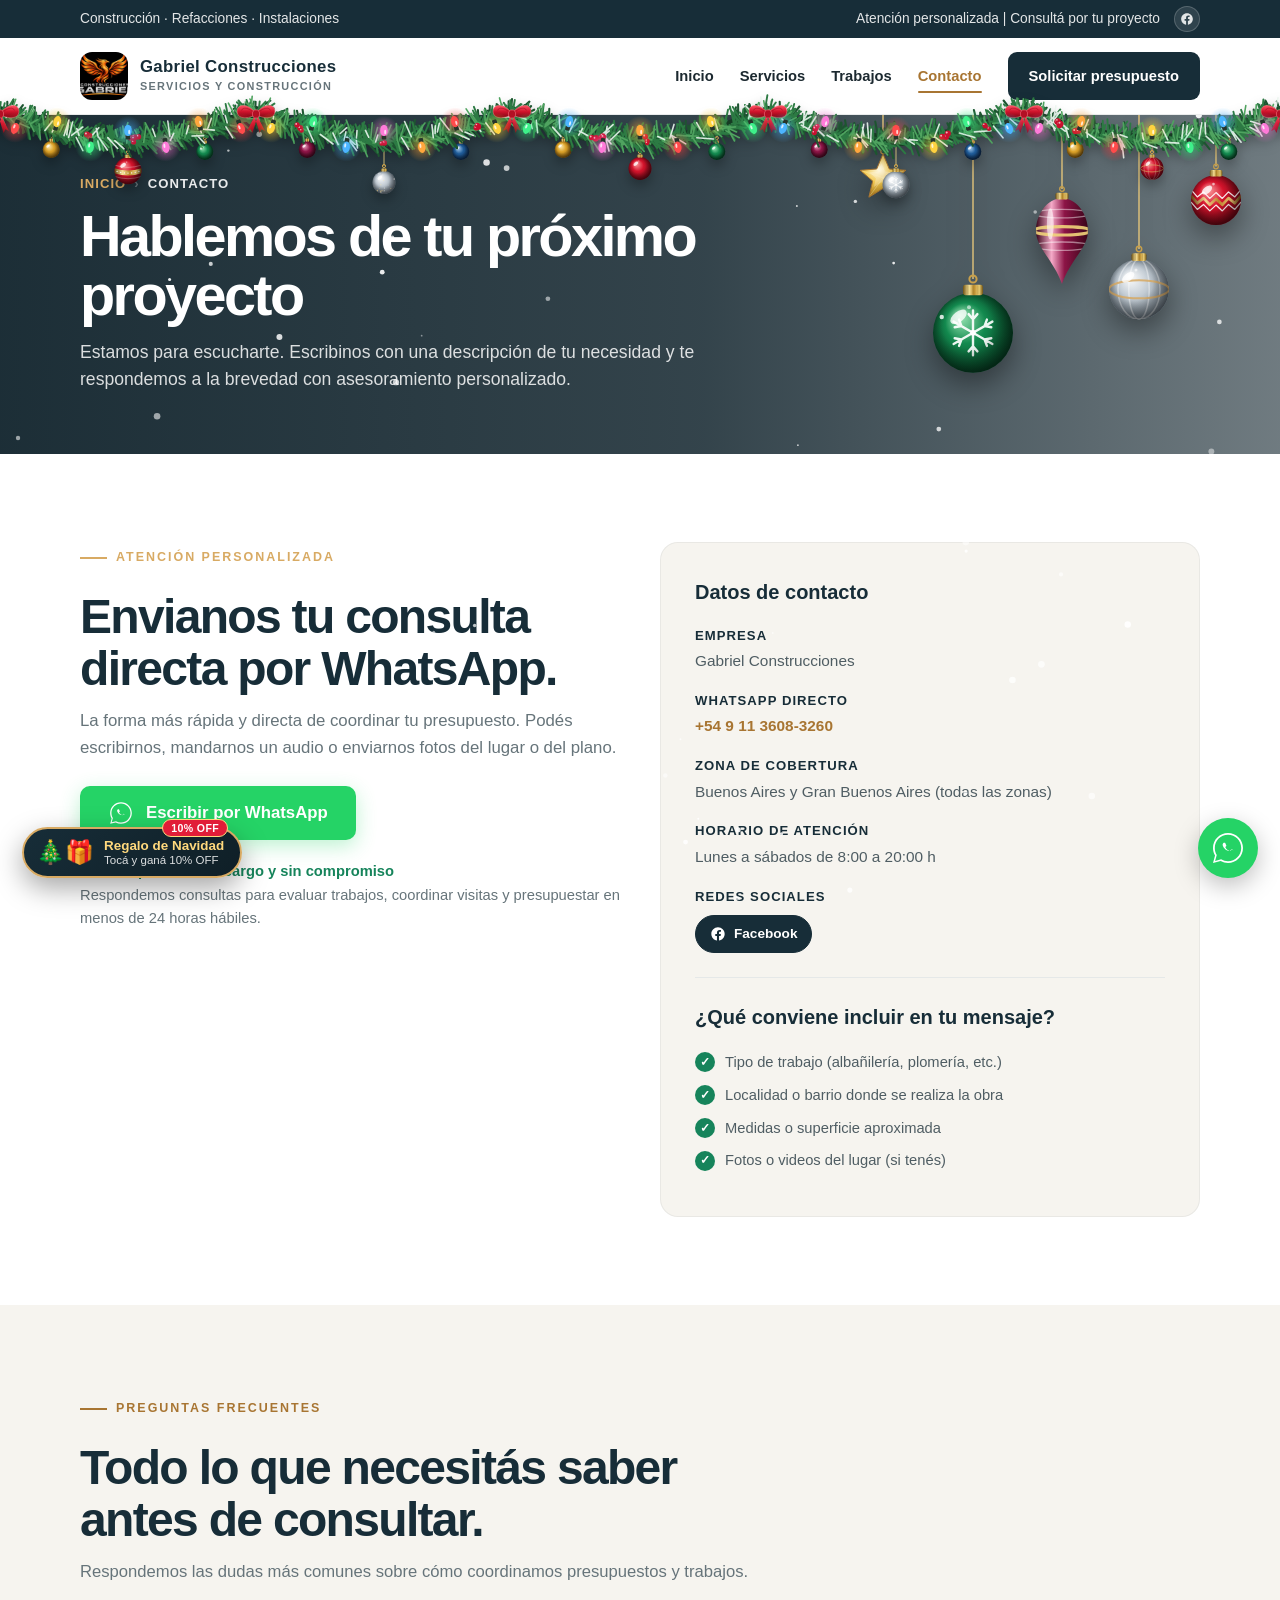
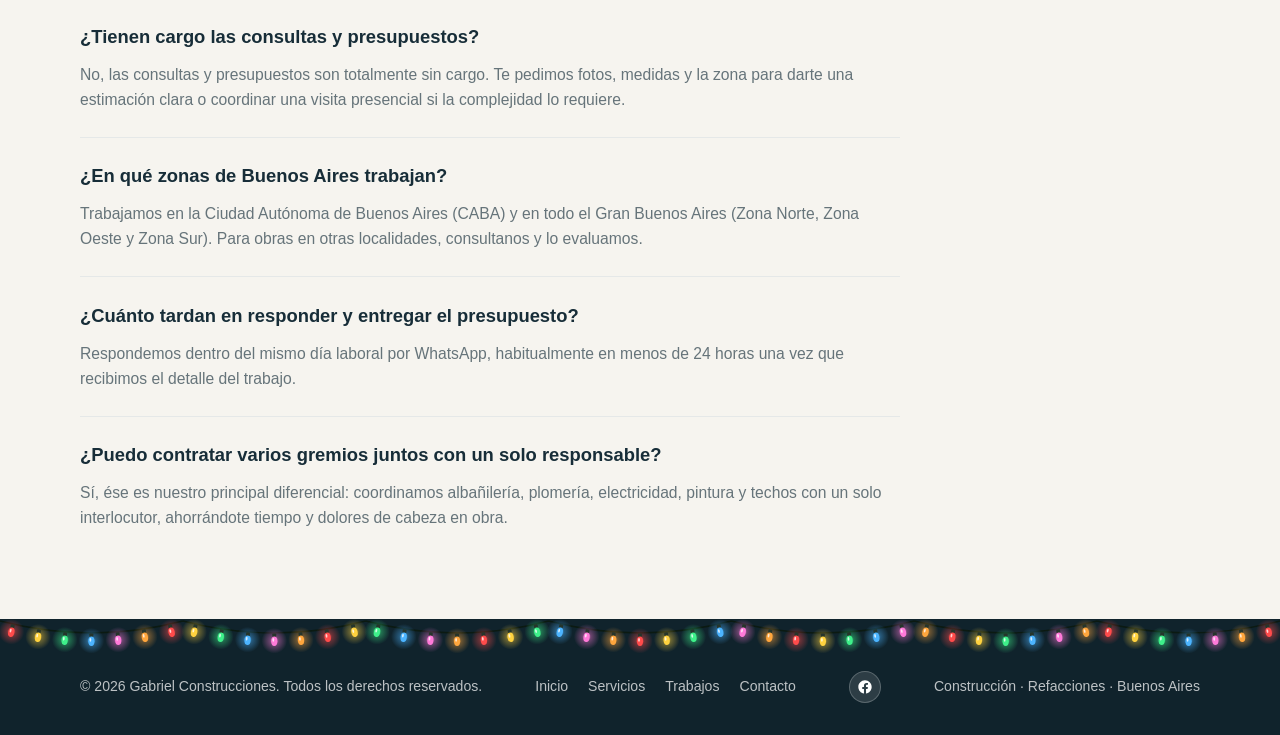
<file: contacto.html>
<!DOCTYPE html>
<html lang="es">
<head>
  <meta charset="UTF-8">
  <meta name="viewport" content="width=device-width, initial-scale=1.0">
  <title>Contacto | Solicitá tu Presupuesto – Gabriel Construcciones Buenos Aires</title>
  <meta name="description" content="Contactá a Gabriel Construcciones por WhatsApp al +54 9 11 3608-3260. Presupuestos sin cargo para obras, refacciones e instalaciones en Buenos Aires.">
  <meta name="theme-color" content="#172d38">
  <link rel="canonical" href="https://gabrielconstrucciones.com.ar/contacto.html">

  <!-- Open Graph -->
  <meta property="og:title" content="Contacto | Solicitá tu Presupuesto – Gabriel Construcciones">
  <meta property="og:description" content="Escribinos por WhatsApp y contanos tu proyecto. Presupuestos sin cargo en Buenos Aires y alrededores.">
  <meta property="og:type" content="website">
  <meta property="og:url" content="https://gabrielconstrucciones.com.ar/contacto.html">
  <meta property="og:image" content="https://images.unsplash.com/photo-1600607687939-ce8a6c25118c?auto=format&fit=crop&w=1200&q=85">
  <meta property="og:locale" content="es_AR">
  <meta property="og:site_name" content="Gabriel Construcciones">

  <!-- Schema.org ContactPage JSON-LD -->
  <script type="application/ld+json">
  {
    "@context": "https://schema.org",
    "@type": "ContactPage",
    "name": "Contacto – Gabriel Construcciones",
    "url": "https://gabrielconstrucciones.com.ar/contacto.html",
    "mainEntity": {
      "@type": "LocalBusiness",
      "name": "Gabriel Construcciones",
      "telephone": "+5491136083260",
      "url": "https://gabrielconstrucciones.com.ar",
      "address": {
        "@type": "PostalAddress",
        "addressLocality": "Buenos Aires",
        "addressRegion": "Buenos Aires",
        "addressCountry": "AR"
      },
      "openingHoursSpecification": [{
        "@type": "OpeningHoursSpecification",
        "dayOfWeek": ["Monday","Tuesday","Wednesday","Thursday","Friday","Saturday"],
        "opens": "08:00",
        "closes": "20:00"
      }],
      "contactPoint": {
        "@type": "ContactPoint",
        "contactType": "customer service",
        "telephone": "+5491136083260",
        "availableLanguage": "Spanish"
      }
    }
  }
  </script>

  <!-- Schema.org FAQPage JSON-LD -->
  <script type="application/ld+json">
  {
    "@context": "https://schema.org",
    "@type": "FAQPage",
    "mainEntity": [
      {
        "@type": "Question",
        "name": "¿Tienen cargo las consultas y presupuestos?",
        "acceptedAnswer": {
          "@type": "Answer",
          "text": "No, las consultas y presupuestos son completamente sin cargo ni compromiso. Te pedimos fotos, medidas y la zona para darte una estimación clara."
        }
      },
      {
        "@type": "Question",
        "name": "¿En qué zonas de Buenos Aires trabajan?",
        "acceptedAnswer": {
          "@type": "Answer",
          "text": "Trabajamos en la Ciudad Autónoma de Buenos Aires (CABA) y en todo el Gran Buenos Aires (Zona Norte, Zona Oeste y Zona Sur)."
        }
      },
      {
        "@type": "Question",
        "name": "¿Cuánto tardan en responder y entregar el presupuesto?",
        "acceptedAnswer": {
          "@type": "Answer",
          "text": "Respondemos los mensajes de WhatsApp dentro del mismo día laboral, habitualmente en menos de 24 horas."
        }
      },
      {
        "@type": "Question",
        "name": "¿Puedo contratar varios gremios juntos con un solo responsable?",
        "acceptedAnswer": {
          "@type": "Answer",
          "text": "Sí, justamente ése es nuestro principal valor: coordinamos albañilería, plomería, electricidad, pintura y techos con un único punto de contacto."
        }
      }
    ]
  }
  </script>

  <!-- CSS: styles.css (común) + contacto.css (específico) -->
  <link rel="stylesheet" href="css/styles.css">
  <link rel="stylesheet" href="css/contacto.css">
  <link rel="stylesheet" href="css/navidad.css">
</head>
<body>

  <!-- TOPBAR FIJA -->
  <div class="topbar">
    <div class="topbar-inner">
      <span>Construcción · Refacciones · Instalaciones</span>
      <span class="topbar-right-info">Atención personalizada | Consultá por tu proyecto
      <div class="social-links" aria-label="Redes sociales de Gabriel Construcciones">
        <!-- Facebook (activo) -->
        <a class="social-link" data-social="facebook" href="https://web.facebook.com/profile.php?id=61596193542571" target="_blank" rel="noopener noreferrer" aria-label="Seguinos en Facebook" title="Seguinos en Facebook">
          <svg viewBox="0 0 24 24" aria-hidden="true"><path d="M22 12c0-5.523-4.477-10-10-10S2 6.477 2 12c0 4.991 3.657 9.128 8.438 9.878v-6.987h-2.54V12h2.54V9.797c0-2.506 1.492-3.89 3.777-3.89 1.094 0 2.238.195 2.238.195v2.46h-1.26c-1.243 0-1.63.771-1.63 1.562V12h2.773l-.443 2.89h-2.33v6.988C18.343 21.128 22 16.991 22 12z"/></svg>
        </a>
        <!-- Instagram (oculto hasta cargar link en js/main.js) -->
        <a class="social-link is-hidden" data-social="instagram" href="#" hidden aria-label="Seguinos en Instagram" title="Seguinos en Instagram">
          <svg viewBox="0 0 24 24" aria-hidden="true"><path d="M12 2.163c3.204 0 3.584.012 4.85.07 3.252.148 4.771 1.691 4.919 4.919.058 1.265.069 1.645.069 4.849 0 3.205-.012 3.584-.069 4.849-.149 3.225-1.664 4.771-4.919 4.919-1.266.058-1.644.07-4.85.07-3.204 0-3.584-.012-4.849-.07-3.26-.149-4.771-1.699-4.919-4.92-.058-1.265-.07-1.644-.07-4.849 0-3.204.013-3.583.07-4.849.149-3.227 1.664-4.771 4.919-4.919 1.266-.057 1.645-.069 4.849-.069zm0-2.163c-3.259 0-3.667.014-4.947.072-4.358.2-6.78 2.618-6.98 6.98-.059 1.281-.073 1.689-.073 4.948 0 3.259.014 3.668.072 4.948.2 4.358 2.618 6.78 6.98 6.98 1.281.058 1.689.072 4.948.072 3.259 0 3.668-.014 4.948-.072 4.354-.2 6.782-2.618 6.979-6.98.059-1.28.073-1.689.073-4.948 0-3.259-.014-3.667-.072-4.947-.196-4.354-2.617-6.78-6.979-6.98-1.281-.059-1.69-.073-4.949-.073zm0 5.838a6.162 6.162 0 1 0 0 12.324 6.162 6.162 0 0 0 0-12.324zm0 10.162a4 4 0 1 1 0-8 4 4 0 0 1 0 8zm6.406-11.845a1.44 1.44 0 1 0 0 2.881 1.44 1.44 0 0 0 0-2.881z"/></svg>
        </a>
        <!-- TikTok (oculto hasta cargar link en js/main.js) -->
        <a class="social-link is-hidden" data-social="tiktok" href="#" hidden aria-label="Seguinos en TikTok" title="Seguinos en TikTok">
          <svg viewBox="0 0 24 24" aria-hidden="true"><path d="M19.59 6.69a4.83 4.83 0 0 1-3.77-4.25V2h-3.45v13.67a2.89 2.89 0 0 1-5.2 1.74 2.89 2.89 0 0 1 2.31-4.64 2.93 2.93 0 0 1 .88.13V9.4a6.84 6.84 0 0 0-1-.05A6.33 6.33 0 0 0 5 20.1a6.34 6.34 0 0 0 10.86-4.43v-7a8.16 8.16 0 0 0 4.77 1.52v-3.4a4.85 4.85 0 0 1-1-.1z"/></svg>
        </a>
        <!-- YouTube (oculto hasta cargar link en js/main.js) -->
        <a class="social-link is-hidden" data-social="youtube" href="#" hidden aria-label="Seguinos en YouTube" title="Seguinos en YouTube">
          <svg viewBox="0 0 24 24" aria-hidden="true"><path d="M23.498 6.186a3.016 3.016 0 0 0-2.122-2.136C19.505 3.545 12 3.545 12 3.545s-7.505 0-9.377.505A3.017 3.017 0 0 0 .502 6.186C0 8.07 0 12 0 12s0 3.93.502 5.814a3.016 3.016 0 0 0 2.122 2.136c1.871.505 9.376.505 9.376.505s7.505 0 9.377-.505a3.015 3.015 0 0 0 2.122-2.136C24 15.93 24 12 24 12s0-3.93-.502-5.814zM9.545 15.568V8.432L15.818 12l-6.273 3.568z"/></svg>
        </a>
      </div>      </span>
    </div>
  </div>

  <!-- HEADER / NAVBAR FIJA -->
  <header>
    <div class="container nav">
      <a class="brand" href="index.html" aria-label="Gabriel Construcciones – Inicio">
        <span class="brand-mark"><img src="img/New-logo.jpeg" alt="Logo Gabriel Construcciones"></span>
        <span class="brand-text">
          <span class="brand-title">Gabriel Construcciones</span>
          <span class="brand-subtitle">Servicios y construcción</span>
        </span>
      </a>
      <button class="nav-toggle" id="navToggle" aria-label="Abrir menú de navegación" aria-expanded="false">
        <span></span>
        <span></span>
        <span></span>
      </button>
      <nav class="nav-links" id="navLinks" aria-label="Navegación principal">
        <a href="index.html">Inicio</a>
        <a href="servicios.html">Servicios</a>
        <a href="trabajos.html">Trabajos</a>
        <a href="contacto.html" class="active" aria-current="page">Contacto</a>
        <a class="btn btn-dark whatsapp-link" href="#">Solicitar presupuesto</a>
      </nav>
    </div>
  </header>

  <main>

    <!-- ══ 1. PAGE HERO ══ -->
    <section class="page-hero" style="background-image: url('https://images.unsplash.com/photo-1600607687939-ce8a6c25118c?auto=format&fit=crop&w=2000&q=85');">
      <div class="container">
        <div class="breadcrumb" aria-label="Miga de pan">
          <a href="index.html">Inicio</a>
          <span class="breadcrumb-separator">›</span>
          <span class="breadcrumb-current">Contacto</span>
        </div>
        <h1>Hablemos de tu próximo proyecto</h1>
        <p>Estamos para escucharte. Escribinos con una descripción de tu necesidad y te respondemos a la brevedad con asesoramiento personalizado.</p>
      </div>
    </section>

    <!-- ══ 2. GRILLA PRINCIPAL DE CONTACTO ══ -->
    <section id="contacto">
      <div class="container contact-grid">

        <!-- Columna izquierda: llamado a la acción directo -->
        <div class="contact-intro">
          <span class="eyebrow">Atención personalizada</span>
          <h2>Envianos tu consulta directa por WhatsApp.</h2>
          <p>La forma más rápida y directa de coordinar tu presupuesto. Podés escribirnos, mandarnos un audio o enviarnos fotos del lugar o del plano.</p>

          <a class="btn-wa whatsapp-link" href="#" aria-label="Escribir por WhatsApp a Gabriel Construcciones">
            <svg viewBox="0 0 48 48" fill="none" xmlns="http://www.w3.org/2000/svg">
              <path d="M24 4C12.954 4 4 12.954 4 24c0 3.69.997 7.14 2.734 10.1L4 44l10.17-2.676A19.9 19.9 0 0 0 24 44c11.046 0 20-8.954 20-20S35.046 4 24 4z" fill="#ffffff"/>
              <path d="M24 6.4C14.274 6.4 6.4 14.274 6.4 24c0 3.448.955 6.676 2.616 9.432L6.8 41.2l7.98-2.158A17.55 17.55 0 0 0 24 41.6c9.726 0 17.6-7.874 17.6-17.6S33.726 6.4 24 6.4z" fill="#25d366"/>
              <path d="M31.6 27.44c-.394-.197-2.33-1.149-2.692-1.28-.362-.131-.625-.197-.888.197-.263.394-1.02 1.28-1.25 1.543-.23.263-.46.296-.854.099-.394-.197-1.663-.613-3.167-1.954-1.17-1.044-1.96-2.332-2.19-2.726-.23-.394-.025-.607.172-.803.177-.176.394-.46.591-.69.197-.23.263-.394.394-.657.131-.263.066-.493-.033-.69-.099-.197-.888-2.14-1.217-2.929-.32-.77-.645-.665-.888-.677-.23-.011-.493-.014-.756-.014s-.69.099-.952.493c-.263.394-1.02 1.015-1.02 2.46s1.054 2.858 1.2 3.055c.148.197 2.051 3.133 4.972 4.395.695.3 1.237.479 1.66.614.697.222 1.332.19 1.834.115.559-.084 1.723-.704 1.967-1.384.243-.68.243-1.264.17-1.384-.07-.12-.333-.197-.727-.394z" fill="#ffffff"/>
            </svg>
            <span>Escribir por WhatsApp</span>
          </a>

          <div class="contact-note">
            <span>✓ Presupuestos sin cargo y sin compromiso</span>
            Respondemos consultas para evaluar trabajos, coordinar visitas y presupuestar en menos de 24 horas hábiles.
          </div>
        </div>

        <!-- Columna derecha: tarjeta con datos -->
        <aside class="contact-card">
          <h3>Datos de contacto</h3>
          <div class="contact-item">
            <strong>Empresa</strong>
            Gabriel Construcciones
          </div>
          <div class="contact-item">
            <strong>WhatsApp directo</strong>
            <a class="whatsapp-link" href="#">+54 9 11 3608-3260</a>
          </div>
          <div class="contact-item">
            <strong>Zona de cobertura</strong>
            Buenos Aires y Gran Buenos Aires (todas las zonas)
          </div>
          <div class="contact-item">
            <strong>Horario de atención</strong>
            Lunes a sábados de 8:00 a 20:00 h
          </div>
          <div class="contact-item">
            <strong>Redes sociales</strong>
            <div class="contact-socials">
              <a class="social-link" data-social="facebook" href="https://web.facebook.com/profile.php?id=61596193542571" target="_blank" rel="noopener noreferrer">
                <svg viewBox="0 0 24 24" aria-hidden="true"><path d="M22 12c0-5.523-4.477-10-10-10S2 6.477 2 12c0 4.991 3.657 9.128 8.438 9.878v-6.987h-2.54V12h2.54V9.797c0-2.506 1.492-3.89 3.777-3.89 1.094 0 2.238.195 2.238.195v2.46h-1.26c-1.243 0-1.63.771-1.63 1.562V12h2.773l-.443 2.89h-2.33v6.988C18.343 21.128 22 16.991 22 12z"/></svg>
                <span>Facebook</span>
              </a>
              <a class="social-link is-hidden" data-social="instagram" href="#" hidden>
                <svg viewBox="0 0 24 24" aria-hidden="true"><path d="M12 2.163c3.204 0 3.584.012 4.85.07 3.252.148 4.771 1.691 4.919 4.919.058 1.265.069 1.645.069 4.849 0 3.205-.012 3.584-.069 4.849-.149 3.225-1.664 4.771-4.919 4.919-1.266.058-1.644.07-4.85.07-3.204 0-3.584-.012-4.849-.07-3.26-.149-4.771-1.699-4.919-4.92-.058-1.265-.07-1.644-.07-4.849 0-3.204.013-3.583.07-4.849.149-3.227 1.664-4.771 4.919-4.919 1.266-.057 1.645-.069 4.849-.069zm0-2.163c-3.259 0-3.667.014-4.947.072-4.358.2-6.78 2.618-6.98 6.98-.059 1.281-.073 1.689-.073 4.948 0 3.259.014 3.668.072 4.948.2 4.358 2.618 6.78 6.98 6.98 1.281.058 1.689.072 4.948.072 3.259 0 3.668-.014 4.948-.072 4.354-.2 6.782-2.618 6.979-6.98.059-1.28.073-1.689.073-4.948 0-3.259-.014-3.667-.072-4.947-.196-4.354-2.617-6.78-6.979-6.98-1.281-.059-1.69-.073-4.949-.073zm0 5.838a6.162 6.162 0 1 0 0 12.324 6.162 6.162 0 0 0 0-12.324zm0 10.162a4 4 0 1 1 0-8 4 4 0 0 1 0 8zm6.406-11.845a1.44 1.44 0 1 0 0 2.881 1.44 1.44 0 0 0 0-2.881z"/></svg>
                <span>Instagram</span>
              </a>
              <a class="social-link is-hidden" data-social="tiktok" href="#" hidden>
                <svg viewBox="0 0 24 24" aria-hidden="true"><path d="M19.59 6.69a4.83 4.83 0 0 1-3.77-4.25V2h-3.45v13.67a2.89 2.89 0 0 1-5.2 1.74 2.89 2.89 0 0 1 2.31-4.64 2.93 2.93 0 0 1 .88.13V9.4a6.84 6.84 0 0 0-1-.05A6.33 6.33 0 0 0 5 20.1a6.34 6.34 0 0 0 10.86-4.43v-7a8.16 8.16 0 0 0 4.77 1.52v-3.4a4.85 4.85 0 0 1-1-.1z"/></svg>
                <span>TikTok</span>
              </a>
              <a class="social-link is-hidden" data-social="youtube" href="#" hidden>
                <svg viewBox="0 0 24 24" aria-hidden="true"><path d="M23.498 6.186a3.016 3.016 0 0 0-2.122-2.136C19.505 3.545 12 3.545 12 3.545s-7.505 0-9.377.505A3.017 3.017 0 0 0 .502 6.186C0 8.07 0 12 0 12s0 3.93.502 5.814a3.016 3.016 0 0 0 2.122 2.136c1.871.505 9.376.505 9.376.505s7.505 0 9.377-.505a3.015 3.015 0 0 0 2.122-2.136C24 15.93 24 12 24 12s0-3.93-.502-5.814zM9.545 15.568V8.432L15.818 12l-6.273 3.568z"/></svg>
                <span>YouTube</span>
              </a>
            </div>
          </div>

          <hr class="contact-divider">

          <h3>¿Qué conviene incluir en tu mensaje?</h3>
          <ul class="tips-list">
            <li>Tipo de trabajo (albañilería, plomería, etc.)</li>
            <li>Localidad o barrio donde se realiza la obra</li>
            <li>Medidas o superficie aproximada</li>
            <li>Fotos o videos del lugar (si tenés)</li>
          </ul>
        </aside>

      </div>
    </section>

    <!-- ══ 3. SECCIÓN FAQ ══ -->
    <section class="section-soft" id="preguntas">
      <div class="container">
        <div class="section-heading">
          <span class="eyebrow">Preguntas frecuentes</span>
          <h2>Todo lo que necesitás saber antes de consultar.</h2>
          <p>Respondemos las dudas más comunes sobre cómo coordinamos presupuestos y trabajos.</p>
        </div>

        <div class="faq-list">
          <article class="faq-item">
            <h3 class="faq-q">¿Tienen cargo las consultas y presupuestos?</h3>
            <p class="faq-a">No, las consultas y presupuestos son totalmente sin cargo. Te pedimos fotos, medidas y la zona para darte una estimación clara o coordinar una visita presencial si la complejidad lo requiere.</p>
          </article>

          <article class="faq-item">
            <h3 class="faq-q">¿En qué zonas de Buenos Aires trabajan?</h3>
            <p class="faq-a">Trabajamos en la Ciudad Autónoma de Buenos Aires (CABA) y en todo el Gran Buenos Aires (Zona Norte, Zona Oeste y Zona Sur). Para obras en otras localidades, consultanos y lo evaluamos.</p>
          </article>

          <article class="faq-item">
            <h3 class="faq-q">¿Cuánto tardan en responder y entregar el presupuesto?</h3>
            <p class="faq-a">Respondemos dentro del mismo día laboral por WhatsApp, habitualmente en menos de 24 horas una vez que recibimos el detalle del trabajo.</p>
          </article>

          <article class="faq-item">
            <h3 class="faq-q">¿Puedo contratar varios gremios juntos con un solo responsable?</h3>
            <p class="faq-a">Sí, ése es nuestro principal diferencial: coordinamos albañilería, plomería, electricidad, pintura y techos con un solo interlocutor, ahorrándote tiempo y dolores de cabeza en obra.</p>
          </article>
        </div>
      </div>
    </section>

  </main>

  <!-- FOOTER -->
  <footer>
    <div class="container footer-inner">
      <span>© <span id="year"></span> Gabriel Construcciones. Todos los derechos reservados.</span>
      <div class="footer-links">
        <a href="index.html">Inicio</a>
        <a href="servicios.html">Servicios</a>
        <a href="trabajos.html">Trabajos</a>
        <a href="contacto.html">Contacto</a>
      </div>
            <div class="social-links" aria-label="Redes sociales de Gabriel Construcciones">
        <!-- Facebook (activo) -->
        <a class="social-link" data-social="facebook" href="https://web.facebook.com/profile.php?id=61596193542571" target="_blank" rel="noopener noreferrer" aria-label="Seguinos en Facebook" title="Seguinos en Facebook">
          <svg viewBox="0 0 24 24" aria-hidden="true"><path d="M22 12c0-5.523-4.477-10-10-10S2 6.477 2 12c0 4.991 3.657 9.128 8.438 9.878v-6.987h-2.54V12h2.54V9.797c0-2.506 1.492-3.89 3.777-3.89 1.094 0 2.238.195 2.238.195v2.46h-1.26c-1.243 0-1.63.771-1.63 1.562V12h2.773l-.443 2.89h-2.33v6.988C18.343 21.128 22 16.991 22 12z"/></svg>
        </a>
        <!-- Instagram (oculto hasta cargar link en js/main.js) -->
        <a class="social-link is-hidden" data-social="instagram" href="#" hidden aria-label="Seguinos en Instagram" title="Seguinos en Instagram">
          <svg viewBox="0 0 24 24" aria-hidden="true"><path d="M12 2.163c3.204 0 3.584.012 4.85.07 3.252.148 4.771 1.691 4.919 4.919.058 1.265.069 1.645.069 4.849 0 3.205-.012 3.584-.069 4.849-.149 3.225-1.664 4.771-4.919 4.919-1.266.058-1.644.07-4.85.07-3.204 0-3.584-.012-4.849-.07-3.26-.149-4.771-1.699-4.919-4.92-.058-1.265-.07-1.644-.07-4.849 0-3.204.013-3.583.07-4.849.149-3.227 1.664-4.771 4.919-4.919 1.266-.057 1.645-.069 4.849-.069zm0-2.163c-3.259 0-3.667.014-4.947.072-4.358.2-6.78 2.618-6.98 6.98-.059 1.281-.073 1.689-.073 4.948 0 3.259.014 3.668.072 4.948.2 4.358 2.618 6.78 6.98 6.98 1.281.058 1.689.072 4.948.072 3.259 0 3.668-.014 4.948-.072 4.354-.2 6.782-2.618 6.979-6.98.059-1.28.073-1.689.073-4.948 0-3.259-.014-3.667-.072-4.947-.196-4.354-2.617-6.78-6.979-6.98-1.281-.059-1.69-.073-4.949-.073zm0 5.838a6.162 6.162 0 1 0 0 12.324 6.162 6.162 0 0 0 0-12.324zm0 10.162a4 4 0 1 1 0-8 4 4 0 0 1 0 8zm6.406-11.845a1.44 1.44 0 1 0 0 2.881 1.44 1.44 0 0 0 0-2.881z"/></svg>
        </a>
        <!-- TikTok (oculto hasta cargar link en js/main.js) -->
        <a class="social-link is-hidden" data-social="tiktok" href="#" hidden aria-label="Seguinos en TikTok" title="Seguinos en TikTok">
          <svg viewBox="0 0 24 24" aria-hidden="true"><path d="M19.59 6.69a4.83 4.83 0 0 1-3.77-4.25V2h-3.45v13.67a2.89 2.89 0 0 1-5.2 1.74 2.89 2.89 0 0 1 2.31-4.64 2.93 2.93 0 0 1 .88.13V9.4a6.84 6.84 0 0 0-1-.05A6.33 6.33 0 0 0 5 20.1a6.34 6.34 0 0 0 10.86-4.43v-7a8.16 8.16 0 0 0 4.77 1.52v-3.4a4.85 4.85 0 0 1-1-.1z"/></svg>
        </a>
        <!-- YouTube (oculto hasta cargar link en js/main.js) -->
        <a class="social-link is-hidden" data-social="youtube" href="#" hidden aria-label="Seguinos en YouTube" title="Seguinos en YouTube">
          <svg viewBox="0 0 24 24" aria-hidden="true"><path d="M23.498 6.186a3.016 3.016 0 0 0-2.122-2.136C19.505 3.545 12 3.545 12 3.545s-7.505 0-9.377.505A3.017 3.017 0 0 0 .502 6.186C0 8.07 0 12 0 12s0 3.93.502 5.814a3.016 3.016 0 0 0 2.122 2.136c1.871.505 9.376.505 9.376.505s7.505 0 9.377-.505a3.015 3.015 0 0 0 2.122-2.136C24 15.93 24 12 24 12s0-3.93-.502-5.814zM9.545 15.568V8.432L15.818 12l-6.273 3.568z"/></svg>
        </a>
      </div>
      <span>Construcción · Refacciones · Buenos Aires</span>
    </div>
  </footer>

  <!-- WHATSAPP FLOTANTE -->
  <a class="whatsapp-float whatsapp-link" href="#" aria-label="Contactar a Gabriel Construcciones por WhatsApp" title="Escribinos por WhatsApp">
    <svg viewBox="0 0 48 48" fill="none" xmlns="http://www.w3.org/2000/svg">
      <path d="M24 4C12.954 4 4 12.954 4 24c0 3.69.997 7.14 2.734 10.1L4 44l10.17-2.676A19.9 19.9 0 0 0 24 44c11.046 0 20-8.954 20-20S35.046 4 24 4z" fill="#ffffff"/>
      <path d="M24 6.4C14.274 6.4 6.4 14.274 6.4 24c0 3.448.955 6.676 2.616 9.432L6.8 41.2l7.98-2.158A17.55 17.55 0 0 0 24 41.6c9.726 0 17.6-7.874 17.6-17.6S33.726 6.4 24 6.4z" fill="#25d366"/>
      <path d="M31.6 27.44c-.394-.197-2.33-1.149-2.692-1.28-.362-.131-.625-.197-.888.197-.263.394-1.02 1.28-1.25 1.543-.23.263-.46.296-.854.099-.394-.197-1.663-.613-3.167-1.954-1.17-1.044-1.96-2.332-2.19-2.726-.23-.394-.025-.607.172-.803.177-.176.394-.46.591-.69.197-.23.263-.394.394-.657.131-.263.066-.493-.033-.69-.099-.197-.888-2.14-1.217-2.929-.32-.77-.645-.665-.888-.677-.23-.011-.493-.014-.756-.014s-.69.099-.952.493c-.263.394-1.02 1.015-1.02 2.46s1.054 2.858 1.2 3.055c.148.197 2.051 3.133 4.972 4.395.695.3 1.237.479 1.66.614.697.222 1.332.19 1.834.115.559-.084 1.723-.704 1.967-1.384.243-.68.243-1.264.17-1.384-.07-.12-.333-.197-.727-.394z" fill="#ffffff"/>
    </svg>
  </a>

  <!-- JS DINÁMICO (Animaciones al hacer scroll y funcionalidades) -->
  <script src="js/main.js"></script>
  <script src="js/navidad.js"></script>
</body>
</html>
</file>
<file: css/styles.css>
/* ============================================================
   Gabriel Construcciones – Hoja de estilos principal
   styles.css  |  Base compartida: variables, layout, navbar,
                 footer, botones y utilidades.
   ============================================================ */

/* ── VARIABLES ─────────────────────────────────────────────── */
:root {
  --navy:          #172d38;
  --navy-2:        #203d49;
  --gold:          #d8aa63;
  --gold-dark:     #a87532;
  --cream:         #f6f4ef;
  --paper:         #ffffff;
  --ink:           #1c2930;
  --muted:         #66747a;
  --green:         #16845b;
  --wa-green:      #25d366;
  --line:          #e5e8e8;
  --radius:        18px;
  --shadow:        0 16px 45px rgba(20, 39, 48, .10);
  --topbar-height: 38px;
  --navbar-height: 76px;
}

/* ── RESET & BASE ───────────────────────────────────────────── */
*, *::before, *::after { box-sizing: border-box; }
html { scroll-behavior: smooth; }
body {
  margin: 0;
  padding-top: calc(var(--topbar-height) + var(--navbar-height));
  color: var(--ink);
  background: var(--paper);
  font-family: Arial, Helvetica, sans-serif;
  line-height: 1.55;
  -webkit-font-smoothing: antialiased;
}
a { color: inherit; text-decoration: none; }
img { max-width: 100%; display: block; }
ul, ol { padding: 0; margin: 0; list-style: none; }

/* ── CONTENEDOR ─────────────────────────────────────────────── */
.container {
  width: min(1120px, calc(100% - 40px));
  margin: 0 auto;
}

/* ── TOPBAR FIJA ────────────────────────────────────────────── */
.topbar {
  position: fixed;
  top: 0;
  left: 0;
  right: 0;
  z-index: 40;
  background: var(--navy);
  color: #fff;
  font-size: .86rem;
  min-height: var(--topbar-height);
  display: flex;
  align-items: center;
}
.topbar-inner {
  width: min(1120px, calc(100% - 40px));
  margin: 0 auto;
  min-height: var(--topbar-height);
  display: flex;
  justify-content: space-between;
  align-items: center;
  gap: 16px;
}
.topbar span { opacity: .88; }
.topbar-right-info {
  opacity: .92;
  display: inline-flex;
  align-items: center;
  gap: 14px;
}

/* ── ICONOS DE REDES SOCIALES (topbar, footer y contacto) ───── */
.social-links {
  display: inline-flex;
  align-items: center;
  gap: 8px;
}
.social-link {
  width: 32px;
  height: 32px;
  border-radius: 50%;
  display: inline-flex;
  align-items: center;
  justify-content: center;
  background: rgba(255, 255, 255, 0.12);
  border: 1px solid rgba(255, 255, 255, 0.22);
  color: #ffffff;
  transition: transform 0.2s ease, background 0.2s ease, border-color 0.2s ease, color 0.2s ease;
}
.social-link svg {
  width: 16px;
  height: 16px;
  fill: currentColor;
  display: block;
}
.social-link:hover {
  transform: translateY(-2px);
  background: var(--gold);
  border-color: var(--gold);
  color: var(--navy);
}
.social-link[data-social="facebook"]:hover {
  background: #1877f2;
  border-color: #1877f2;
  color: #ffffff;
}
.topbar .social-link {
  width: 26px;
  height: 26px;
}
.topbar .social-link svg {
  width: 14px;
  height: 14px;
}
.social-link[hidden],
.social-link.is-hidden {
  display: none !important;
}
.contact-socials {
  display: flex;
  flex-wrap: wrap;
  gap: 10px;
  margin-top: 8px;
}
.contact-socials .social-link {
  width: auto;
  height: 38px;
  padding: 0 14px;
  border-radius: 999px;
  gap: 8px;
  background: var(--navy);
  border-color: var(--navy);
  color: #fff;
  font-size: 0.85rem;
  font-weight: 700;
}
.contact-socials .social-link:hover {
  background: #1877f2;
  border-color: #1877f2;
  color: #fff;
}

/* ── HEADER / NAVBAR FIJA ───────────────────────────────────── */
header {
  position: fixed;
  top: var(--topbar-height);
  left: 0;
  right: 0;
  z-index: 39;
  background: rgba(255, 255, 255, .97);
  border-bottom: 1px solid rgba(20, 39, 48, .08);
  backdrop-filter: blur(12px);
  -webkit-backdrop-filter: blur(12px);
}
.nav {
  min-height: var(--navbar-height);
  display: flex;
  justify-content: space-between;
  align-items: center;
  gap: 24px;
}

/* ── MARCA / LOGO ───────────────────────────────────────────── */
.brand {
  display: flex;
  align-items: center;
  gap: 12px;
  font-weight: 800;
  letter-spacing: .02em;
  color: var(--navy);
  text-decoration: none;
}
.brand:hover { color: var(--navy); }
.brand-mark {
  flex-shrink: 0;
  width: 48px;
  height: 48px;
  display: flex;
  align-items: center;
  justify-content: center;
  border-radius: 12px;
  overflow: hidden;
  background: transparent;
}
.brand-mark img {
  width: 100%;
  height: 100%;
  object-fit: cover;
  display: block;
}
.brand-text {
  display: flex;
  flex-direction: column;
}
.brand-title {
  display: block;
  font-size: 1.05rem;
  font-weight: 800;
  line-height: 1.15;
  color: var(--navy);
}
.brand-subtitle {
  display: block;
  color: var(--muted);
  font-size: .68rem;
  font-weight: 600;
  letter-spacing: .12em;
  text-transform: uppercase;
  margin-top: 2px;
}

/* ── NAVEGACIÓN ─────────────────────────────────────────────── */
.nav-links {
  display: flex;
  align-items: center;
  gap: 26px;
  font-size: .92rem;
  font-weight: 700;
}
.nav-links a:not(.btn) {
  color: var(--ink);
  transition: color .18s ease;
  position: relative;
  padding: 6px 0;
}
.nav-links a:not(.btn):hover,
.nav-links a:not(.btn).active,
.nav-links a:not(.btn)[aria-current="page"] {
  color: var(--gold-dark);
}
.nav-links a:not(.btn).active::after,
.nav-links a:not(.btn)[aria-current="page"]::after {
  content: "";
  position: absolute;
  left: 0;
  right: 0;
  bottom: 0;
  height: 2px;
  background: var(--gold-dark);
  border-radius: 2px;
}

/* ── BOTONES ────────────────────────────────────────────────── */
.btn {
  display: inline-flex;
  justify-content: center;
  align-items: center;
  gap: 9px;
  min-height: 48px;
  padding: 0 21px;
  border: 0;
  border-radius: 9px;
  background: var(--gold);
  color: var(--navy);
  font-weight: 800;
  font-size: .92rem;
  cursor: pointer;
  text-decoration: none;
  transition: transform .18s ease, filter .18s ease;
  white-space: nowrap;
}
.btn:hover {
  transform: translateY(-2px);
  filter: brightness(1.04);
}
.btn-dark {
  background: var(--navy);
  color: #fff;
}
.btn-dark:hover {
  background: var(--navy-2);
  color: #fff;
}
.btn-outline {
  border: 1px solid rgba(255, 255, 255, .42);
  color: #fff;
  background: transparent;
}
.btn-outline:hover {
  background: rgba(255, 255, 255, .1);
  color: #fff;
}

/* ── EYEBROW & TIPOGRAFÍA COMÚN ─────────────────────────────── */
.eyebrow {
  display: inline-flex;
  align-items: center;
  gap: 9px;
  color: var(--gold);
  font-size: .78rem;
  font-weight: 800;
  letter-spacing: .16em;
  text-transform: uppercase;
  margin: 0 0 10px;
}
.eyebrow::before {
  content: "";
  width: 27px;
  height: 2px;
  background: currentColor;
  flex-shrink: 0;
}
.section-heading {
  max-width: 690px;
  margin-bottom: 38px;
}
.section-heading .eyebrow {
  color: var(--gold-dark);
}
.section-heading p {
  color: var(--muted);
  margin: 0;
  font-size: 1.04rem;
}

h1 {
  margin: 20px 0 18px;
  max-width: 680px;
  font-size: clamp(2.5rem, 6vw, 4.8rem);
  line-height: 1.03;
  letter-spacing: -.045em;
}
h2 {
  margin: 13px 0 12px;
  color: var(--navy);
  font-size: clamp(2rem, 4vw, 3rem);
  line-height: 1.1;
  letter-spacing: -.035em;
}
h3 {
  color: var(--navy);
}

/* ── SECCIONES BASE ─────────────────────────────────────────── */
section {
  padding: 88px 0;
}
.section-soft {
  background: var(--cream);
}

/* ── PAGE HERO (para páginas secundarias) ────────────────────── */
.page-hero {
  position: relative;
  min-height: 340px;
  display: flex;
  align-items: center;
  color: #fff;
  background-size: cover;
  background-position: center;
  padding: 60px 0;
}
.page-hero::before {
  content: "";
  position: absolute;
  inset: 0;
  background: linear-gradient(90deg, rgba(16,35,44,.95) 0%, rgba(16,35,44,.85) 55%, rgba(16,35,44,.60) 100%);
  z-index: 1;
}
.page-hero .container {
  position: relative;
  z-index: 2;
  max-width: 760px;
  margin-left: max(20px, calc((100% - 1120px) / 2));
}
.page-hero h1 {
  font-size: clamp(2.2rem, 5vw, 3.6rem);
  margin: 12px 0 14px;
}
.page-hero p {
  font-size: 1.1rem;
  color: rgba(255, 255, 255, .84);
  margin: 0;
  max-width: 620px;
}

/* ── BREADCRUMB ─────────────────────────────────────────────── */
.breadcrumb {
  display: flex;
  align-items: center;
  gap: 8px;
  font-size: .82rem;
  font-weight: 700;
  letter-spacing: .08em;
  text-transform: uppercase;
  color: rgba(255, 255, 255, .65);
  margin-bottom: 8px;
}
.breadcrumb a {
  color: var(--gold);
  transition: opacity .18s;
}
.breadcrumb a:hover { opacity: .8; }
.breadcrumb-separator { opacity: .5; }
.breadcrumb-current { color: rgba(255, 255, 255, .9); }

/* ── CTA BAND (compartido) ──────────────────────────────────── */
.cta-band {
  padding: 58px 0;
  color: #fff;
  background: var(--navy);
}
.cta-inner {
  display: flex;
  justify-content: space-between;
  align-items: center;
  gap: 30px;
}
.cta-inner h2 {
  color: #fff;
  margin: 0 0 10px;
}
.cta-inner p {
  margin: 0;
  color: rgba(255, 255, 255, .72);
}

/* ── FOOTER (compartido) ────────────────────────────────────── */
footer {
  padding: 32px 0;
  background: #10232c;
  color: rgba(255, 255, 255, .72);
  font-size: .88rem;
}
.footer-inner {
  display: flex;
  justify-content: space-between;
  align-items: center;
  gap: 20px;
  flex-wrap: wrap;
}
.footer-links {
  display: flex;
  gap: 20px;
  align-items: center;
}
.footer-links a {
  color: rgba(255, 255, 255, .72);
  transition: color .18s;
}
.footer-links a:hover {
  color: var(--gold);
}

/* ── BOTÓN FLOTANTE WHATSAPP (compartido) ────────────────────── */
.whatsapp-float {
  position: fixed;
  right: 22px;
  bottom: 22px;
  z-index: 50;
  width: 60px;
  height: 60px;
  display: grid;
  place-items: center;
  border-radius: 50%;
  background: var(--wa-green);
  box-shadow: 0 8px 25px rgba(0, 0, 0, .25);
  transition: transform .2s ease, box-shadow .2s ease;
  text-decoration: none;
}
.whatsapp-float:hover {
  transform: scale(1.08);
  box-shadow: 0 12px 30px rgba(0, 0, 0, .32);
}
.whatsapp-float svg {
  width: 36px;
  height: 36px;
  display: block;
}

/* ── HEADER CON SOMBRA AL HACER SCROLL ──────────────────────── */
header.header-scrolled {
  box-shadow: 0 10px 30px rgba(20, 39, 48, 0.08);
  background: rgba(255, 255, 255, 0.98);
}

/* ── ANIMACIONES AL HACER SCROLL (JS REVEAL) ────────────────── */
.reveal-on-scroll {
  opacity: 0;
  transform: translateY(32px);
  transition: opacity 0.7s cubic-bezier(0.16, 1, 0.3, 1), transform 0.7s cubic-bezier(0.16, 1, 0.3, 1);
  will-change: opacity, transform;
}

.reveal-on-scroll.is-visible {
  opacity: 1;
  transform: translateY(0);
}

/* Transición suave para elementos con interacción */
.service-card, .work-card, .step {
  transition: transform 0.3s cubic-bezier(0.16, 1, 0.3, 1), box-shadow 0.3s ease;
}

/* ── BOTÓN MENÚ HAMBURGUESA (MÓVIL) ─────────────────────────── */
.nav-toggle {
  display: none;
  background: transparent;
  border: none;
  cursor: pointer;
  padding: 8px;
  width: 44px;
  height: 44px;
  flex-direction: column;
  justify-content: center;
  align-items: center;
  gap: 5px;
  z-index: 50;
}
.nav-toggle span {
  display: block;
  width: 26px;
  height: 2.5px;
  background: var(--navy);
  border-radius: 2px;
  transition: transform 0.3s ease, opacity 0.3s ease, background-color 0.3s ease;
}
.nav-toggle.is-active span:nth-child(1) {
  transform: translateY(7.5px) rotate(45deg);
}
.nav-toggle.is-active span:nth-child(2) {
  opacity: 0;
}
.nav-toggle.is-active span:nth-child(3) {
  transform: translateY(-7.5px) rotate(-45deg);
}

/* ── OVERLAY OSCURO PARA MENÚ MÓVIL ─────────────────────────── */
.nav-overlay {
  display: none;
  position: fixed;
  inset: 0;
  background: rgba(16, 35, 44, 0.6);
  backdrop-filter: blur(4px);
  z-index: 35;
  opacity: 0;
  transition: opacity 0.3s ease;
}
.nav-overlay.is-active {
  display: block;
  opacity: 1;
}

/* ── RESPONSIVE BASE (900px & 650px) ────────────────────────── */
@media (max-width: 900px) {
  .nav-toggle {
    display: flex;
  }
  .nav-links {
    position: fixed;
    top: calc(var(--topbar-height) + var(--navbar-height));
    right: 0;
    width: 280px;
    height: calc(100vh - (var(--topbar-height) + var(--navbar-height)));
    background: #ffffff;
    flex-direction: column;
    align-items: flex-start;
    padding: 30px 24px;
    gap: 20px;
    box-shadow: -10px 0 30px rgba(0, 0, 0, 0.1);
    transform: translateX(100%);
    transition: transform 0.35s cubic-bezier(0.16, 1, 0.3, 1);
    z-index: 45;
  }
  .nav-links.is-open {
    transform: translateX(0);
  }
  .nav-links a:not(.btn) {
    display: block;
    font-size: 1.15rem;
    width: 100%;
    padding: 10px 0;
    border-bottom: 1px solid var(--line);
  }
  .nav-links .btn {
    width: 100%;
    margin-top: 10px;
  }
}

@media (max-width: 650px) {
  body { padding-top: calc(var(--topbar-height) + 66px); }
  .container { width: min(100% - 30px, 1120px); }
  .topbar-inner { justify-content: center; text-align: center; }
  .topbar-right-info { display: none; }
  .nav { min-height: 66px; }
  .nav-links {
    top: calc(var(--topbar-height) + 66px);
    height: calc(100vh - (var(--topbar-height) + 66px));
  }
  .page-hero { min-height: 280px; padding: 40px 0; }
  section { padding: 66px 0; }
  .cta-inner { align-items: flex-start; flex-direction: column; }
  .footer-inner { flex-direction: column; align-items: flex-start; gap: 14px; }
  .whatsapp-float { width: 54px; height: 54px; right: 15px; bottom: 15px; }
  .whatsapp-float svg { width: 32px; height: 32px; }
}
</file>
<file: css/contacto.css>
/* ============================================================
   Gabriel Construcciones – Estilos específicos de Contacto
   contacto.css
   ============================================================ */

/* ── GRID DE CONTACTO (2 columnas) ──────────────────────────── */
.contact-grid {
  display: grid;
  grid-template-columns: 1fr 1fr;
  gap: 40px;
  align-items: start;
}

.contact-intro p {
  color: var(--muted);
  font-size: 1.05rem;
  line-height: 1.6;
  margin: 0 0 24px;
}

/* ── BOTÓN WHATSAPP GRANDE DE CONTACTO ──────────────────────── */
.btn-wa {
  display: inline-flex;
  align-items: center;
  justify-content: center;
  gap: 12px;
  background: var(--wa-green);
  color: #fff;
  font-weight: 800;
  font-size: 1.05rem;
  padding: 0 28px;
  min-height: 54px;
  border-radius: 10px;
  box-shadow: 0 6px 20px rgba(37, 211, 102, .3);
  transition: transform .18s ease, filter .18s ease, box-shadow .18s ease;
  text-decoration: none;
}
.btn-wa:hover {
  transform: translateY(-2px);
  filter: brightness(1.06);
  box-shadow: 0 10px 25px rgba(37, 211, 102, .4);
}
.btn-wa svg {
  width: 26px;
  height: 26px;
  flex-shrink: 0;
}

.contact-note {
  margin-top: 20px;
  color: var(--muted);
  font-size: .92rem;
  line-height: 1.6;
}
.contact-note span {
  display: block;
  margin-top: 4px;
  color: var(--green);
  font-weight: 700;
}

/* ── TARJETA DE DATOS (DERECHA) ─────────────────────────────── */
.contact-card {
  padding: 34px;
  border-radius: var(--radius);
  background: var(--cream);
  border: 1px solid rgba(20, 39, 48, .06);
}
.contact-card h3 {
  color: var(--navy);
  margin: 0 0 18px;
  font-size: 1.25rem;
}
.contact-item {
  margin: 18px 0;
  color: #4f5d63;
  font-size: .96rem;
}
.contact-item strong {
  display: block;
  color: var(--navy);
  font-size: .82rem;
  letter-spacing: .08em;
  text-transform: uppercase;
  margin-bottom: 3px;
  font-weight: 800;
}
.contact-item a {
  color: var(--gold-dark);
  font-weight: 800;
  transition: opacity .18s;
}
.contact-item a:hover {
  opacity: .8;
}

.contact-divider {
  border: none;
  border-top: 1px solid var(--line);
  margin: 24px 0;
}

/* ── LISTA DE QUÉ INCLUIR EN LA CONSULTA ────────────────────── */
.tips-list {
  list-style: none;
  padding: 0;
  margin: 16px 0 0;
}
.tips-list li {
  display: flex;
  gap: 10px;
  margin: 10px 0;
  color: #4f5d63;
  font-size: .92rem;
  align-items: center;
}
.tips-list li::before {
  content: "✓";
  flex: 0 0 20px;
  height: 20px;
  display: grid;
  place-items: center;
  border-radius: 50%;
  color: #fff;
  background: var(--green);
  font-size: .75rem;
  font-weight: 900;
}

/* ── SECCIÓN FAQ ────────────────────────────────────────────── */
.faq-list {
  max-width: 820px;
  margin-top: 20px;
}
.faq-item {
  border-bottom: 1px solid var(--line);
  padding: 24px 0;
}
.faq-item:first-child {
  padding-top: 0;
}
.faq-item:last-child {
  border-bottom: none;
  padding-bottom: 0;
}
.faq-q {
  color: var(--navy);
  margin: 0 0 10px;
  font-size: 1.15rem;
  font-weight: 800;
}
.faq-a {
  color: var(--muted);
  margin: 0;
  font-size: .98rem;
  line-height: 1.65;
}

/* ── RESPONSIVE ESPECÍFICO DE CONTACTO ──────────────────────── */
@media (max-width: 768px) {
  .contact-grid {
    grid-template-columns: 1fr;
    gap: 30px;
  }
  .contact-card {
    padding: 24px;
  }
}
</file>
<file: css/navidad.css>
/* ============================================================
   Gabriel Construcciones – Decoración navideña + Arbolito & Regalos
   navidad.css  |  Estilos de los adornos generados por js/navidad.js
   ============================================================ */

.xmas-deco {
  pointer-events: none;
  line-height: 0;
}
.xmas-deco svg {
  display: block;
  overflow: visible;
}

/* ── Guirnalda bajo el menú (acompaña al header fijo) ───────── */
.xmas-garland {
  position: absolute;
  left: 0;
  right: 0;
  top: calc(100% - 8px);
  z-index: 1;
  filter: drop-shadow(0 6px 6px rgba(0, 0, 0, .28));
}

/* ── Adornos colgantes del hero ─────────────────────────────── */
.xmas-on .hero {
  position: relative;
  overflow: hidden;
}
.xmas-on .hero > .container {
  position: relative;
  z-index: 2;
}
.xmas-on .page-hero {
  overflow: hidden;
}
.xmas-hangers {
  position: absolute;
  inset: 0;
  z-index: 1;
}
.xmas-hang {
  position: absolute;
  top: 0;
  transform-origin: 50% 0;
  animation: xmasSwing var(--d, 3.5s) ease-in-out var(--del, 0s) infinite alternate;
  filter: drop-shadow(0 12px 14px rgba(0, 0, 0, .38));
  will-change: transform;
}

/* ── Píldora de urgencia y promo en el Hero ─────────────────── */
.hero-promo-pill {
  display: inline-flex;
  align-items: center;
  gap: 10px;
  background: rgba(208, 20, 44, 0.92);
  color: #fff;
  padding: 8px 16px;
  border-radius: 999px;
  font-size: 0.85rem;
  font-weight: 700;
  margin-bottom: 14px;
  border: 1px solid rgba(255, 226, 148, 0.55);
  box-shadow: 0 8px 24px rgba(208, 20, 44, 0.35);
  backdrop-filter: blur(6px);
}
.hero-promo-pill strong {
  color: #ffe58f;
}
.hero-promo-pill a {
  color: #ffe58f;
  text-decoration: underline;
  font-weight: 800;
  margin-left: 4px;
}

/* ══════════════════════════════════════════════════════════════
   SECCIÓN ESPECIAL: ARBOLITO DE NAVIDAD + REGALOS INTERACTIVOS
   ══════════════════════════════════════════════════════════════ */
.xmas-tree-section {
  position: relative;
  background: radial-gradient(circle at 72% 42%, #23495a 0%, #142a35 55%, #0d1d25 100%);
  color: #fff;
  padding: 78px 0 84px;
  overflow: hidden;
  border-top: 3px solid rgba(216, 170, 99, 0.45);
  border-bottom: 3px solid rgba(216, 170, 99, 0.45);
}
.xmas-tree-section::before {
  content: "";
  position: absolute;
  inset: 0;
  background:
    radial-gradient(circle at 20% 20%, rgba(216, 170, 99, 0.12) 0%, transparent 45%),
    radial-gradient(circle at 80% 75%, rgba(208, 20, 44, 0.14) 0%, transparent 50%);
  pointer-events: none;
}

.xmas-tree-grid {
  position: relative;
  z-index: 2;
  display: grid;
  grid-template-columns: 1.05fr 0.95fr;
  gap: 48px;
  align-items: center;
}

.xmas-promo-copy .eyebrow {
  color: #ffd97d;
}
.xmas-promo-copy h2 {
  color: #ffffff;
  font-size: clamp(2rem, 3.8vw, 2.85rem);
  margin: 10px 0 16px;
}
.xmas-promo-copy h2 span {
  color: #ffd97d;
}
.xmas-promo-lead {
  color: rgba(255, 255, 255, 0.86);
  font-size: 1.06rem;
  margin: 0 0 22px;
  max-width: 560px;
}

/* Tarjeta de cupos limitados antes de diciembre */
.xmas-scarcity-box {
  background: rgba(255, 255, 255, 0.07);
  border: 1px solid rgba(255, 217, 125, 0.38);
  border-left: 5px solid #e11d38;
  border-radius: 14px;
  padding: 16px 20px;
  margin: 0 0 24px;
  backdrop-filter: blur(8px);
}
.xmas-scarcity-header {
  display: flex;
  align-items: center;
  gap: 10px;
  font-weight: 800;
  font-size: 0.95rem;
  color: #ffd97d;
  margin-bottom: 6px;
}
.xmas-urgency-dot {
  width: 10px;
  height: 10px;
  border-radius: 50%;
  background: #ff3b56;
  box-shadow: 0 0 0 0 rgba(255, 59, 86, 0.7);
  animation: xmasPulseDot 1.6s infinite;
  flex-shrink: 0;
}
@keyframes xmasPulseDot {
  0%   { box-shadow: 0 0 0 0 rgba(255, 59, 86, 0.75); }
  70%  { box-shadow: 0 0 0 9px rgba(255, 59, 86, 0); }
  100% { box-shadow: 0 0 0 0 rgba(255, 59, 86, 0); }
}
.xmas-scarcity-box p {
  margin: 0;
  font-size: 0.92rem;
  color: rgba(255, 255, 255, 0.85);
}
.xmas-slots-bar {
  display: flex;
  gap: 6px;
  margin-top: 10px;
}
.xmas-slot {
  flex: 1;
  height: 8px;
  border-radius: 999px;
  background: rgba(255, 255, 255, 0.16);
  overflow: hidden;
}
.xmas-slot.is-taken {
  background: linear-gradient(90deg, #ff5466, #d0142c);
}
.xmas-slot.is-free {
  background: linear-gradient(90deg, #3ef08a, #16845b);
  box-shadow: 0 0 8px rgba(62, 240, 138, 0.5);
}
.xmas-slots-legend {
  display: flex;
  justify-content: space-between;
  font-size: 0.78rem;
  color: rgba(255, 255, 255, 0.72);
  margin-top: 6px;
  font-weight: 700;
}

.xmas-steps-mini {
  display: grid;
  grid-template-columns: repeat(3, 1fr);
  gap: 12px;
  margin-bottom: 26px;
}
.xmas-step-pill {
  background: rgba(255, 255, 255, 0.06);
  border: 1px solid rgba(255, 255, 255, 0.12);
  border-radius: 12px;
  padding: 12px 14px;
  font-size: 0.86rem;
  color: rgba(255, 255, 255, 0.9);
}
.xmas-step-pill strong {
  display: block;
  color: #ffd97d;
  font-size: 0.8rem;
  letter-spacing: 0.06em;
  text-transform: uppercase;
  margin-bottom: 3px;
}

/* Escenario del arbolito + regalos al pie */
.xmas-tree-stage {
  position: relative;
  display: flex;
  flex-direction: column;
  align-items: center;
  justify-content: center;
}
.xmas-tree-wrap {
  width: 100%;
  max-width: 390px;
  margin: 0 auto;
  filter: drop-shadow(0 18px 28px rgba(0, 0, 0, 0.45));
}
.xmas-tree-svg {
  width: 100%;
  height: auto;
  display: block;
  overflow: visible;
}

/* Fila de 3 regalos al pie del árbol */
.xmas-gifts-row {
  display: grid;
  grid-template-columns: repeat(3, 1fr);
  gap: 14px;
  width: 100%;
  max-width: 450px;
  margin-top: -54px;
  position: relative;
  z-index: 3;
}
.xmas-gift-btn {
  position: relative;
  background: rgba(16, 35, 44, 0.72);
  border: 1.5px solid rgba(255, 217, 125, 0.42);
  border-radius: 16px;
  padding: 18px 8px 12px;
  cursor: pointer;
  color: #fff;
  display: flex;
  flex-direction: column;
  align-items: center;
  transition: transform 0.25s cubic-bezier(0.16, 1, 0.3, 1), border-color 0.25s, box-shadow 0.25s, background 0.25s;
  box-shadow: 0 12px 26px rgba(0, 0, 0, 0.35);
  backdrop-filter: blur(6px);
}
.xmas-gift-btn:hover {
  transform: translateY(-8px) scale(1.03);
  border-color: #ffd97d;
  background: rgba(23, 50, 63, 0.92);
  box-shadow: 0 18px 34px rgba(0, 0, 0, 0.5), 0 0 22px rgba(255, 217, 125, 0.32);
}
.xmas-gift-svg {
  width: 92px;
  height: 95px;
  display: block;
  overflow: visible;
  animation: xmasGiftWobble 2.8s ease-in-out infinite;
}
.xmas-gift-btn:nth-child(2) .xmas-gift-svg { animation-delay: -0.9s; }
.xmas-gift-btn:nth-child(3) .xmas-gift-svg { animation-delay: -1.8s; }

.xmas-gift-lid {
  transition: transform 0.32s cubic-bezier(0.2, 1.3, 0.4, 1);
  transform-origin: 65px 45px;
}
.xmas-gift-btn:hover .xmas-gift-lid,
.xmas-gift-btn.is-opened .xmas-gift-lid {
  transform: translateY(-12px) rotate(-9deg);
}
.xmas-gift-btn:hover .xmas-gift-burst,
.xmas-gift-btn.is-opened .xmas-gift-burst {
  opacity: 0.32;
}

.xmas-gift-click-tag {
  position: absolute;
  top: -11px;
  background: linear-gradient(90deg, #e11d38, #b80d24);
  color: #fff;
  font-size: 0.68rem;
  font-weight: 800;
  letter-spacing: 0.04em;
  text-transform: uppercase;
  padding: 3px 9px;
  border-radius: 999px;
  border: 1px solid #ffd97d;
  white-space: nowrap;
  box-shadow: 0 4px 10px rgba(0, 0, 0, 0.3);
}
.xmas-gift-btn.is-opened .xmas-gift-click-tag {
  background: linear-gradient(90deg, #16845b, #0f5f41);
}
.xmas-gift-label {
  font-weight: 800;
  font-size: 0.92rem;
  color: #ffd97d;
  margin-top: 4px;
}
.xmas-gift-sublabel {
  font-size: 0.74rem;
  color: rgba(255, 255, 255, 0.82);
  text-align: center;
  line-height: 1.25;
  margin-top: 2px;
}

@keyframes xmasGiftWobble {
  0%, 82%, 100% { transform: rotate(0deg) translateY(0); }
  86% { transform: rotate(-4deg) translateY(-3px); }
  90% { transform: rotate(4deg) translateY(-3px); }
  94% { transform: rotate(-3deg) translateY(-1px); }
  98% { transform: rotate(2deg) translateY(0); }
}

/* ── MODAL DE REGALO DESBLOQUEADO ───────────────────────────── */
.xmas-promo-modal {
  position: fixed;
  inset: 0;
  z-index: 1100;
  background: rgba(10, 23, 29, 0.84);
  backdrop-filter: blur(8px);
  display: flex;
  align-items: center;
  justify-content: center;
  padding: 16px;
  opacity: 0;
  pointer-events: none;
  transition: opacity 0.25s ease;
}
.xmas-promo-modal.is-open {
  opacity: 1;
  pointer-events: auto;
}
.xmas-promo-dialog {
  position: relative;
  width: 100%;
  max-width: 520px;
  max-height: min(88vh, 88dvh);
  background: linear-gradient(165deg, #1a3542 0%, #10232c 100%);
  color: #fff;
  border: 2px solid #d8aa63;
  border-radius: 22px;
  display: flex;
  flex-direction: column;
  overflow: hidden;
  box-shadow: 0 24px 60px rgba(0, 0, 0, 0.65);
  transform: scale(0.94) translateY(12px);
  transition: transform 0.28s cubic-bezier(0.16, 1, 0.3, 1);
  text-align: center;
}
.xmas-promo-modal.is-open .xmas-promo-dialog {
  transform: scale(1) translateY(0);
}

/* Barra superior fija: selector de los 3 regalos + botón X */
.xmas-promo-topbar {
  display: flex;
  align-items: center;
  justify-content: space-between;
  gap: 8px;
  padding: 12px 14px;
  background: rgba(10, 23, 29, 0.55);
  border-bottom: 1px solid rgba(255, 255, 255, 0.12);
  flex-shrink: 0;
}
.xmas-promo-switcher {
  display: flex;
  align-items: center;
  gap: 6px;
  flex: 1;
  min-width: 0;
}
.xmas-switch-btn {
  flex: 1;
  background: rgba(255, 255, 255, 0.08);
  border: 1px solid rgba(255, 255, 255, 0.2);
  color: rgba(255, 255, 255, 0.85);
  font-size: 0.78rem;
  font-weight: 800;
  padding: 8px 6px;
  border-radius: 10px;
  cursor: pointer;
  white-space: nowrap;
  transition: background 0.2s, color 0.2s, border-color 0.2s, transform 0.15s;
}
.xmas-switch-btn.is-active {
  background: linear-gradient(90deg, #d8aa63, #b58438);
  border-color: #ffe6a3;
  color: #10232c;
  box-shadow: 0 4px 12px rgba(216, 170, 99, 0.35);
}
.xmas-switch-btn:hover:not(.is-active) {
  background: rgba(216, 170, 99, 0.2);
  border-color: #ffd97d;
  color: #ffd97d;
}
.xmas-promo-close {
  flex-shrink: 0;
  width: 36px;
  height: 36px;
  border-radius: 50%;
  border: 1.5px solid rgba(255, 255, 255, 0.35);
  background: rgba(225, 29, 56, 0.85);
  color: #fff;
  font-size: 1.45rem;
  font-weight: 700;
  line-height: 1;
  display: grid;
  place-items: center;
  cursor: pointer;
  transition: background 0.2s, transform 0.2s;
}
.xmas-promo-close:hover {
  background: #e11d38;
  transform: scale(1.08);
}

/* Cuerpo central desplazable si la pantalla es baja */
.xmas-promo-body {
  padding: 18px 22px 14px;
  overflow-y: auto;
  -webkit-overflow-scrolling: touch;
  flex: 1 1 auto;
}
.xmas-promo-tag {
  display: block;
  font-size: 0.7rem;
  font-weight: 800;
  letter-spacing: 0.12em;
  text-transform: uppercase;
  color: #ffd97d;
  margin-bottom: 8px;
}
.xmas-promo-discount {
  display: inline-block;
  background: linear-gradient(90deg, #e11d38, #b80d24);
  color: #fff;
  font-weight: 900;
  font-size: 0.98rem;
  padding: 6px 16px;
  border-radius: 999px;
  border: 1.5px solid #ffd97d;
  box-shadow: 0 6px 18px rgba(225, 29, 56, 0.4);
  margin-bottom: 12px;
}
.xmas-promo-title {
  color: #fff;
  font-size: 1.35rem;
  line-height: 1.22;
  margin: 0 0 10px;
}
.xmas-promo-desc {
  color: rgba(255, 255, 255, 0.86);
  font-size: 0.92rem;
  line-height: 1.45;
  margin: 0 0 14px;
}
.xmas-promo-perks {
  text-align: left;
  background: rgba(255, 255, 255, 0.06);
  border: 1px solid rgba(255, 255, 255, 0.12);
  border-radius: 12px;
  padding: 11px 14px;
  margin: 0 0 12px;
  display: grid;
  gap: 6px;
  font-size: 0.86rem;
  font-weight: 700;
  color: #eaf6ef;
}
.xmas-promo-urgency {
  display: flex;
  align-items: center;
  gap: 9px;
  text-align: left;
  background: rgba(225, 29, 56, 0.16);
  border: 1px solid rgba(255, 120, 138, 0.4);
  border-radius: 10px;
  padding: 9px 12px;
  font-size: 0.8rem;
  color: #ffd7de;
}

/* Pie fijo: botón de WhatsApp + botón claro de Volver / Cerrar */
.xmas-promo-footer {
  padding: 12px 22px 16px;
  background: rgba(10, 23, 29, 0.6);
  border-top: 1px solid rgba(255, 255, 255, 0.12);
  display: grid;
  gap: 8px;
  flex-shrink: 0;
}
.xmas-promo-cta {
  width: 100%;
  min-height: 46px;
  font-size: 0.95rem;
  background: #25d366;
  color: #0b2416;
  box-shadow: 0 8px 20px rgba(37, 211, 102, 0.32);
}
.xmas-promo-cta:hover {
  background: #2be571;
  color: #0b2416;
}
.xmas-promo-back {
  width: 100%;
  min-height: 38px;
  border-radius: 9px;
  border: 1px solid rgba(255, 255, 255, 0.25);
  background: rgba(255, 255, 255, 0.08);
  color: #fff;
  font-size: 0.84rem;
  font-weight: 700;
  cursor: pointer;
  transition: background 0.2s;
}
.xmas-promo-back:hover {
  background: rgba(255, 255, 255, 0.16);
}

/* ── BOTÓN FLOTANTE DE REGALO NAVIDEÑO (esquina inferior izq) ─ */
.xmas-floating-gift {
  position: fixed;
  left: 22px;
  bottom: 22px;
  z-index: 49;
  display: flex;
  align-items: center;
  gap: 10px;
  background: linear-gradient(135deg, #172d38 0%, #0f1f27 100%);
  color: #fff;
  border: 2px solid #d8aa63;
  border-radius: 999px;
  padding: 9px 16px 9px 12px;
  cursor: pointer;
  box-shadow: 0 10px 28px rgba(0, 0, 0, 0.35);
  transition: transform 0.22s ease, box-shadow 0.22s ease;
  text-align: left;
}
.xmas-floating-gift:hover {
  transform: translateY(-3px) scale(1.03);
  box-shadow: 0 14px 32px rgba(0, 0, 0, 0.45);
}
.xmas-fab-badge {
  position: absolute;
  top: -10px;
  right: 12px;
  background: #e11d38;
  color: #fff;
  font-size: 0.66rem;
  font-weight: 900;
  padding: 2px 8px;
  border-radius: 999px;
  border: 1px solid #ffd97d;
  letter-spacing: 0.04em;
}
.xmas-fab-icon {
  font-size: 1.45rem;
  line-height: 1;
}
.xmas-fab-text {
  display: flex;
  flex-direction: column;
  line-height: 1.15;
}
.xmas-fab-text strong {
  font-size: 0.84rem;
  color: #ffd97d;
}
.xmas-fab-text small {
  font-size: 0.72rem;
  color: rgba(255, 255, 255, 0.85);
}

/* ── Guirnalda sobre la franja CTA ──────────────────────────── */
.xmas-on .cta-band {
  position: relative;
  padding-top: 112px;
  overflow: hidden;
}
.xmas-garland-cta {
  position: absolute;
  left: 0;
  right: 0;
  top: 0;
  z-index: 1;
  filter: drop-shadow(0 6px 6px rgba(0, 0, 0, .35));
}
.xmas-on .cta-band .cta-inner {
  position: relative;
  z-index: 2;
}

/* ── Tira de luces del footer ───────────────────────────────── */
.xmas-on footer {
  position: relative;
  padding-top: 52px;
}
.xmas-lights-footer {
  position: absolute;
  left: 0;
  right: 0;
  top: 0;
}

/* ── Nevada ─────────────────────────────────────────────────── */
.xmas-snow {
  position: fixed;
  inset: 0;
  width: 100%;
  height: 100%;
  z-index: 38;
  pointer-events: none;
}

/* ── Animaciones ────────────────────────────────────────────── */
.xmas-deco .xl,
.xmas-tree-svg .xl {
  animation: xmasTwinkle 2s ease-in-out infinite;
}
.xmas-deco .xs,
.xmas-tree-svg .xs {
  transform-box: view-box;
  animation: xmasSwingSm 3s ease-in-out infinite alternate;
}

@keyframes xmasTwinkle {
  0%, 100% { opacity: 1; }
  50%      { opacity: .3; }
}
@keyframes xmasSwing {
  from { transform: rotate(calc(var(--amp, 4deg) * -1)); }
  to   { transform: rotate(var(--amp, 4deg)); }
}
@keyframes xmasSwingSm {
  from { transform: rotate(-7deg); }
  to   { transform: rotate(7deg); }
}

/* ── Responsive ─────────────────────────────────────────────── */
@media (max-width: 900px) {
  .xmas-tree-grid {
    grid-template-columns: 1fr;
    gap: 32px;
  }
  .xmas-tree-stage {
    order: -1;
  }
}

@media (max-width: 650px) {
  .xmas-on .cta-band { padding-top: 92px; }
  .xmas-on footer { padding-top: 44px; }
  .xmas-tree-section { padding: 56px 0 64px; }
  .xmas-steps-mini { grid-template-columns: 1fr; gap: 8px; }
  .xmas-gifts-row { gap: 8px; margin-top: -42px; }
  .xmas-gift-svg { width: 74px; height: 78px; }
  .xmas-gift-btn { padding: 15px 5px 10px; }
  .xmas-gift-label { font-size: 0.82rem; }
  .xmas-gift-sublabel { font-size: 0.68rem; }
  .xmas-promo-modal { padding: 10px; }
  .xmas-promo-dialog { max-height: min(90vh, 90dvh); border-radius: 18px; }
  .xmas-promo-topbar { padding: 10px 10px; gap: 6px; }
  .xmas-switch-btn { font-size: 0.74rem; padding: 7px 4px; }
  .xmas-promo-body { padding: 14px 15px 10px; }
  .xmas-promo-discount { font-size: 0.88rem; padding: 5px 13px; margin-bottom: 8px; }
  .xmas-promo-title { font-size: 1.12rem; margin-bottom: 8px; }
  .xmas-promo-desc { font-size: 0.84rem; margin-bottom: 10px; }
  .xmas-promo-perks { padding: 9px 12px; font-size: 0.8rem; gap: 4px; margin-bottom: 10px; }
  .xmas-promo-urgency { padding: 7px 10px; font-size: 0.76rem; }
  .xmas-promo-footer { padding: 10px 15px 12px; gap: 6px; }
  .xmas-promo-cta { min-height: 44px; font-size: 0.88rem; }
  .xmas-promo-back { min-height: 36px; font-size: 0.8rem; }
  .xmas-floating-gift {
    left: 14px;
    bottom: 15px;
    padding: 8px 13px 8px 10px;
  }
  .xmas-fab-text small { display: none; }
}

/* ── Accesibilidad: sin movimiento si el usuario lo prefiere ── */
@media (prefers-reduced-motion: reduce) {
  .xmas-deco .xl,
  .xmas-deco .xs,
  .xmas-tree-svg .xl,
  .xmas-tree-svg .xs,
  .xmas-gift-svg,
  .xmas-hang { animation: none !important; }
}
</file>
